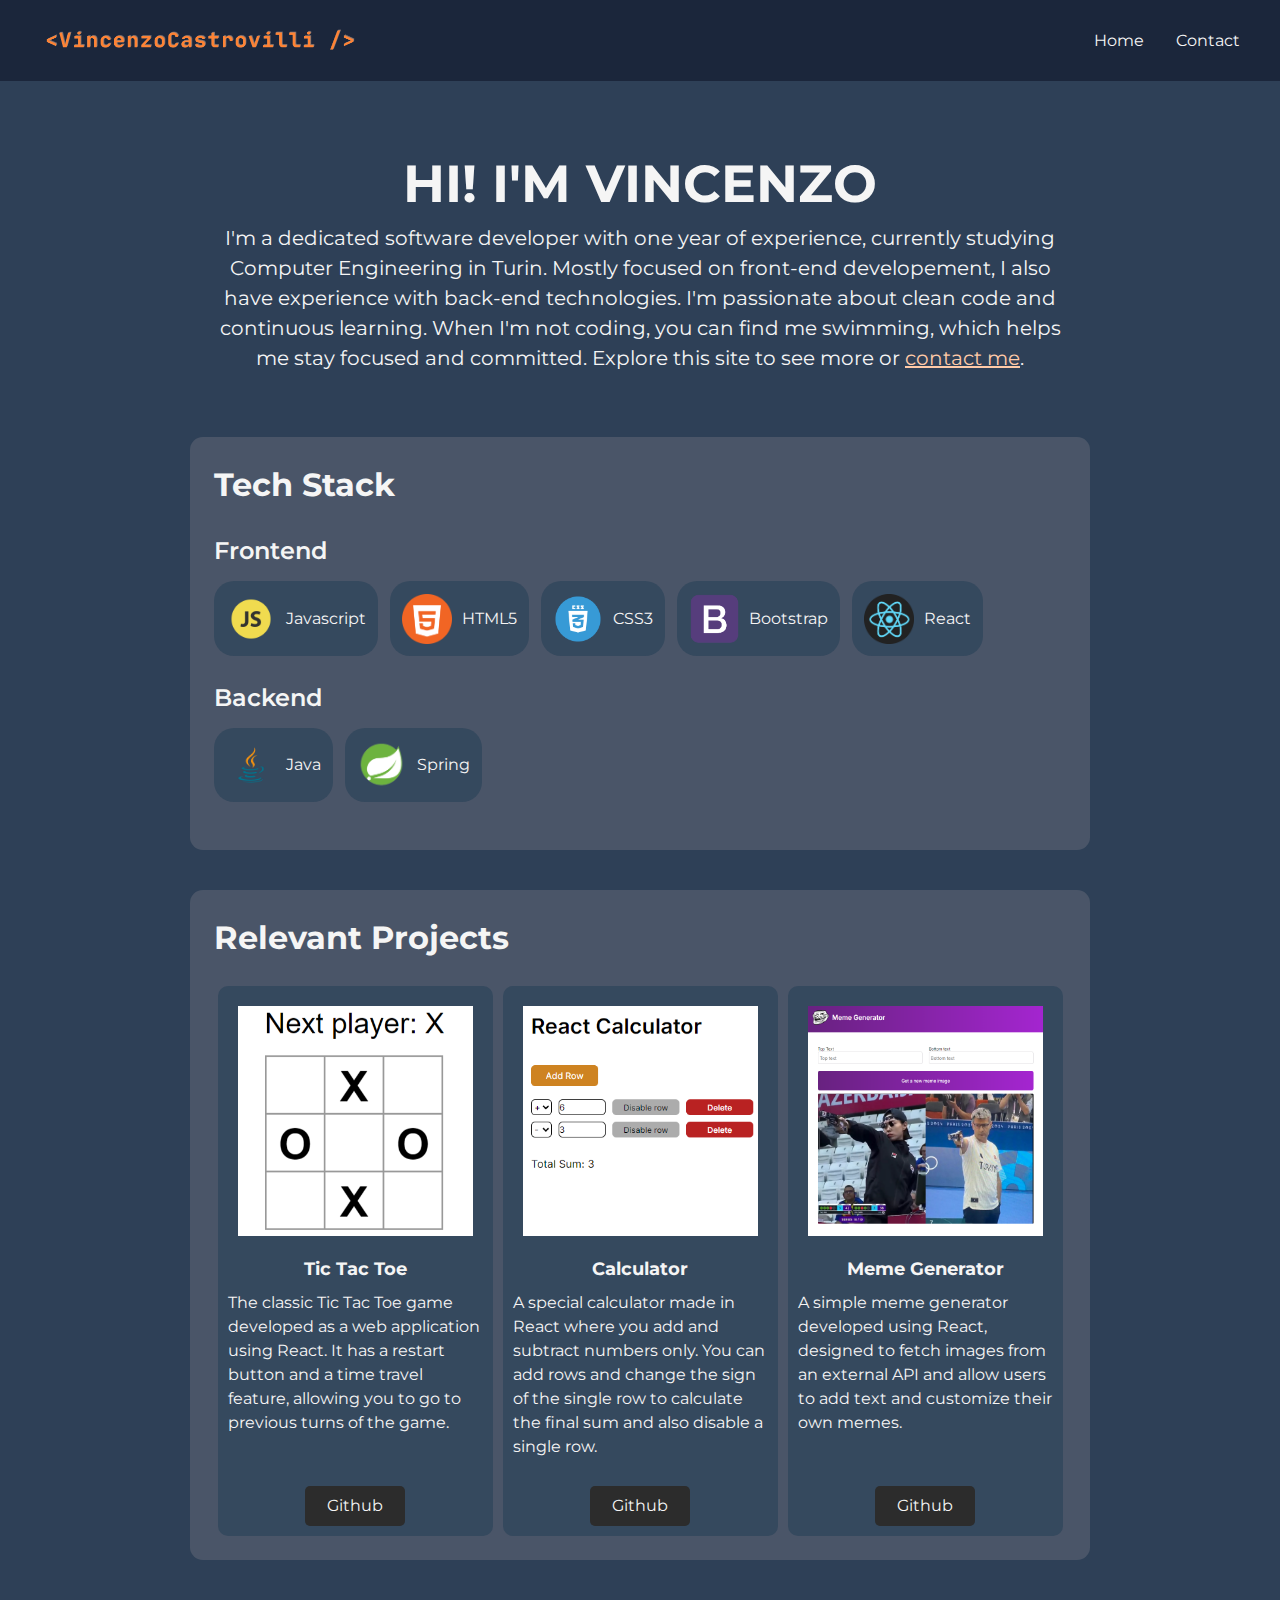
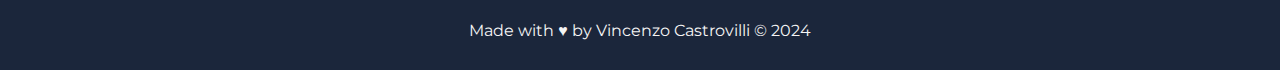
<file: index.html>
<!DOCTYPE html>
<html lang="en">
  <head>
    <meta charset="UTF-8" />
    <meta name="viewport" content="width=device-width, initial-scale=1.0" />
    <!-- HTML Meta Tags -->
    <title>Vincenzo Castrovilli</title>
    <meta
      name="description"
      content="My personal portfolio showcasing my projects and my skills"
    />
    <!-- Open Graph Meta Tags -->
    <meta
      property="og:url"
      content="https://vincenzocastrovilli.github.io/personal-portfolio/"
    />
    <meta property="og:type" content="website" />
    <meta property="og:title" content="Vincenzo Castrovilli" />
    <meta
      property="og:description"
      content="My personal portfolio showcasing my projects and my skills"
    />
    <meta
      property="og:image"
      content="https://vincenzocastrovilli.github.io/personal-portfolio/assets/images/og-image.png"
    />

    <!-- Twitter Meta Tags -->
    <meta name="twitter:card" content="summary_large_image" />
    <meta property="twitter:domain" content="vincenzocastrovilli.github.io" />
    <meta
      property="twitter:url"
      content="https://vincenzocastrovilli.github.io/personal-portfolio/"
    />
    <meta name="twitter:title" content="Vincenzo Castrovilli" />
    <meta
      name="twitter:description"
      content="My personal portfolio showcasing my projects and my skills"
    />
    <meta
      name="twitter:image"
      content="https://vincenzocastrovilli.github.io/personal-portfolio/assets/images/og-image.png"
    />
    <!--Structured data-->
    <script type="application/ld+json">
      {
        "@context": "https://schema.org",
        "@type": "Person",
        "name": "Vincenzo Castrovilli",
        "url": "https://vincenzocastrovilli.github.io/personal-portfolio/",
        "jobTitle": "Software Developer",
        "description": "Dedicated software developer with one year of experience, focused on front-end development with experience in back-end technologies.",
        "image": "https://vincenzocastrovilli.github.io/personal-portfolio/assets/images/og-image.png",
        "sameAs": ["https://github.com/VincenzoCastrovilli"]
      }
    </script>
    <link rel="stylesheet" href="assets/css/styles.css" />
    <link rel="preconnect" href="https://fonts.googleapis.com" />
    <link rel="preconnect" href="https://fonts.gstatic.com" crossorigin />
    <link
      href="https://fonts.googleapis.com/css2?family=Montserrat:ital,wght@0,100..900;1,100..900&family=UnifrakturMaguntia&display=swap"
      rel="stylesheet"
    />
    <link
      rel="shortcut icon"
      href="assets/images/favicon.ico"
      type="image/x-icon"
    />
    <link
      rel="stylesheet"
      href="https://cdnjs.cloudflare.com/ajax/libs/font-awesome/6.6.0/css/all.min.css"
      integrity="sha512-Kc323vGBEqzTmouAECnVceyQqyqdsSiqLQISBL29aUW4U/M7pSPA/gEUZQqv1cwx4OnYxTxve5UMg5GT6L4JJg=="
      crossorigin="anonymous"
      referrerpolicy="no-referrer"
    />
  </head>
  <body>
    <header class="header">
      <div class="header-container">
        <div class="logo">
          <a href="index.html"
            ><img
              src="assets/images/logo.png"
              alt="Logo"
              class="logo-img"
              loading="lazy"
          /></a>
        </div>

        <nav>
          <ul class="nav-links">
            <li><a href="#">Home</a></li>
            <li><a href="contact.html">Contact</a></li>
          </ul>
        </nav>
      </div>
    </header>

    <div class="main-container">
      <section class="bio-container">
        <h1 class="bio-title">HI! I'M VINCENZO</h1>
        <div class="bio-desc">
          I'm a dedicated software developer with one year of experience,
          currently studying Computer Engineering in Turin. Mostly focused on
          front-end developement, I also have experience with back-end
          technologies. I'm passionate about clean code and continuous learning.
          When I'm not coding, you can find me swimming, which helps me stay
          focused and committed. Explore this site to see more or
          <a href="contact.html" style="text-decoration: underline"
            >contact me</a
          >.
        </div>
      </section>

      <section class="stack-container">
        <h2 class="stack-header">Tech Stack</h2>
        <div class="stack">
          <h3 class="stack-title">Frontend</h3>
          <div class="tech-container">
            <div class="tech">
              <img
                src="assets/images/javascript-logo.png"
                alt="JavaScript logo"
                class="tech-logo"
                loading="lazy"
              />
              <span>Javascript</span>
            </div>
            <div class="tech">
              <img
                src="assets/images/html5-logo.png"
                alt="HTML logo"
                class="tech-logo"
                loading="lazy"
              />
              <span>HTML5</span>
            </div>
            <div class="tech">
              <img
                src="assets/images/css3-logo.png"
                alt="CSS logo"
                class="tech-logo"
                loading="lazy"
              />
              <span>CSS3</span>
            </div>
            <div class="tech">
              <img
                src="assets/images/bootstrap-logo.png"
                alt=""
                class="tech-logo"
                loading="lazy"
              />
              <span>Bootstrap</span>
            </div>
            <div class="tech">
              <img
                src="assets/images/react-logo.png"
                alt="Bootstrap logo"
                class="tech-logo"
                loading="lazy"
              />
              <span>React</span>
            </div>
          </div>
        </div>

        <div class="stack">
          <h3 class="stack-title">Backend</h3>
          <div class="tech-container">
            <div class="tech">
              <img
                src="assets/images/java-logo.png"
                alt="Java logo"
                class="tech-logo"
                loading="lazy"
              />
              <span>Java</span>
            </div>
            <div class="tech">
              <img
                src="assets/images/spring-logo.png"
                alt="Spring logo"
                class="tech-logo"
                loading="lazy"
              />
              <span>Spring</span>
            </div>
          </div>
        </div>
      </section>

      <section class="project-container">
        <h2 class="section-title">Relevant Projects</h2>
        <div class="project-list">
          <div class="project">
            <img
              src="assets/images/tic-tac-toe.png"
              alt="Tic tac toe project image"
              class="project-img"
              loading="lazy"
            />
            <div class="project-title">Tic Tac Toe</div>
            <div class="project-desc">
              The classic Tic Tac Toe game developed as a web application using
              React. It has a restart button and a time travel feature, allowing
              you to go to previous turns of the game.
            </div>
            <div class="buttons">
              <a
                href="https://github.com/VincenzoCastrovilli/tic-tac-toe-react"
                target="_blank"
                class="project-btn"
              >
                Github
              </a>
            </div>
          </div>
          <div class="project">
            <img
              src="assets/images/calculator.png"
              alt="React calculator project image"
              class="project-img"
              loading="lazy"
            />
            <div class="project-title">Calculator</div>
            <div class="project-desc">
              A special calculator made in React where you add and subtract
              numbers only. You can add rows and change the sign of the single
              row to calculate the final sum and also disable a single row.
            </div>
            <div class="buttons">
              <a
                href="https://github.com/VincenzoCastrovilli/react-calculator-adder"
                target="_blank"
                class="project-btn"
              >
                Github
              </a>
            </div>
          </div>
          <div class="project">
            <img
              src="assets/images/meme-generator.png"
              alt="Meme generator project image"
              class="project-img"
              loading="lazy"
            />
            <div class="project-title">Meme Generator</div>
            <div class="project-desc">
              A simple meme generator developed using React, designed to fetch
              images from an external API and allow users to add text and
              customize their own memes.
            </div>
            <div class="buttons">
              <a
                href="https://github.com/VincenzoCastrovilli/meme-generator-react"
                target="_blank"
                class="project-btn"
              >
                Github
              </a>
            </div>
          </div>
        </div>
      </section>
    </div>

    <footer class="footer">
      <p>Made with ♥ by Vincenzo Castrovilli &copy; 2024</p>
      <div class="footer-social">
        <a href="https://github.com/VincenzoCastrovilli" target="_blank"
          ><i
            class="fa-brands fa-github fa-lg"
            style="color: #ffffff"
            title="Github"
          ></i
        ></a>
        <a href="https://www.instagram.com/viinc.enzo/" target="_blank">
          <i
            class="fa-brands fa-instagram fa-lg"
            style="color: #ffffff"
            title="Instagram"
          ></i>
        </a>
        <a
          href="https://www.linkedin.com/in/vincenzo-castrovilli"
          target="_blank"
        >
          <i
            class="fa-brands fa-linkedin-in fa-lg"
            style="color: #ffffff"
            title="Linkedin"
          ></i>
        </a>
      </div>
    </footer>
  </body>
</html>
</file>
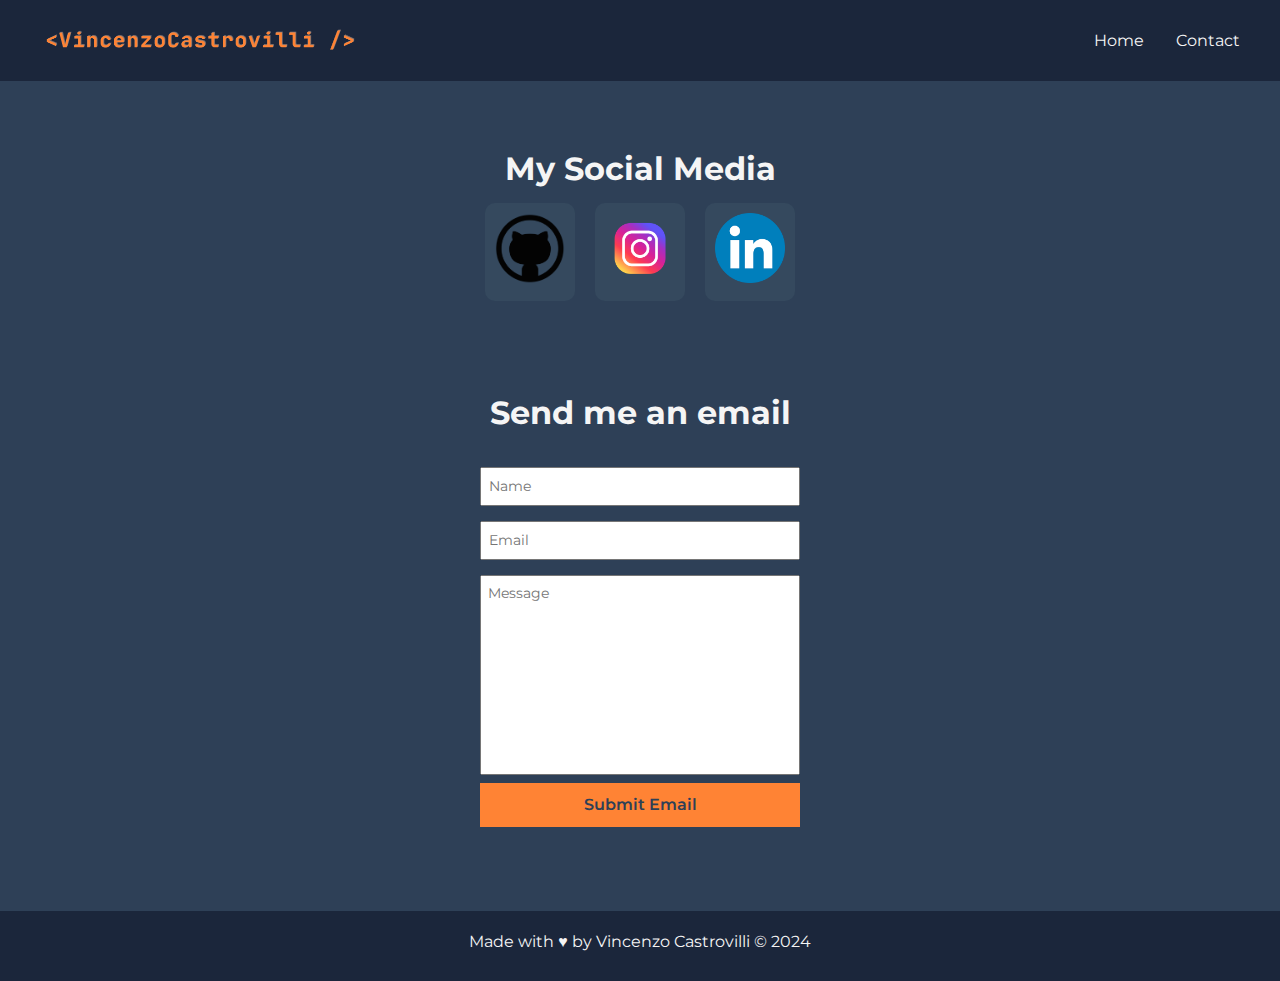
<file: contact.html>
<!DOCTYPE html>
<html lang="en">
  <head>
    <meta charset="UTF-8" />
    <meta name="viewport" content="width=device-width, initial-scale=1.0" />
    <title>Vincenzo Castrovilli</title>
    <link rel="stylesheet" href="assets/css/styles.css" />
    <link rel="preconnect" href="https://fonts.googleapis.com" />
    <link rel="preconnect" href="https://fonts.gstatic.com" crossorigin />
    <link
      href="https://fonts.googleapis.com/css2?family=Montserrat:ital,wght@0,100..900;1,100..900&family=UnifrakturMaguntia&display=swap"
      rel="stylesheet"
    />
    <link
      rel="shortcut icon"
      href="assets/images/favicon.ico"
      type="image/x-icon"
    />
    <link
      rel="stylesheet"
      href="https://cdnjs.cloudflare.com/ajax/libs/font-awesome/6.6.0/css/all.min.css"
      integrity="sha512-Kc323vGBEqzTmouAECnVceyQqyqdsSiqLQISBL29aUW4U/M7pSPA/gEUZQqv1cwx4OnYxTxve5UMg5GT6L4JJg=="
      crossorigin="anonymous"
      referrerpolicy="no-referrer"
    />
  </head>
  <body>
    <header class="header">
      <div class="header-container">
        <div class="logo">
          <a href="index.html"
            ><img src="assets/images/logo.png" alt="Logo" class="logo-img"
          /></a>
        </div>
        <nav>
          <ul class="nav-links">
            <li><a href="index.html">Home</a></li>
            <li><a href="#">Contact</a></li>
          </ul>
        </nav>
      </div>
    </header>

    <div class="main-container">
      <section class="social-container">
        <h1 class="social-title">My Social Media</h1>
        <div class="social-list">
          <div class="social">
            <a href="https://github.com/VincenzoCastrovilli" target="_blank"
              ><img
                src="assets/images/github-logo.png"
                alt="Github logo"
                class="social-img"
            /></a>
          </div>

          <div class="social">
            <a href="https://www.instagram.com/viinc.enzo/" target="_blank"
              ><img
                src="assets/images/instagram-logo.png"
                alt="Instagram logo"
                class="social-img"
            /></a>
          </div>
          <div class="social">
            <a
              href="https://www.linkedin.com/in/vincenzo-castrovilli"
              target="_blank"
              ><img
                src="assets/images/linkedin-logo.png"
                alt="Linkedin logo"
                class="social-img"
            /></a>
          </div>
        </div>
      </section>

      <section class="form-container">
        <h2 class="form-title">Send me an email</h2>
        <form
          action="https://api.web3forms.com/submit"
          method="POST"
          class="form"
        >
          <input
            type="hidden"
            name="access_key"
            value="bb3f95f6-6bd7-461c-aea9-90b5b04b4e41"
          />

          <input type="text" name="name" required placeholder="Name" />
          <input type="email" name="email" required placeholder="Email" />
          <textarea name="message" required placeholder="Message"></textarea>

          <button type="submit" class="submit">Submit Email</button>
        </form>
      </section>
    </div>

    <footer class="footer">
      <p>Made with ♥ by Vincenzo Castrovilli &copy; 2024</p>
      <div class="footer-social">
        <a href="https://github.com/VincenzoCastrovilli" target="_blank"
          ><i
            class="fa-brands fa-github fa-lg"
            style="color: #ffffff"
            title="Github"
          ></i
        ></a>
        <a href="https://www.instagram.com/viinc.enzo/" target="_blank">
          <i
            class="fa-brands fa-instagram fa-lg"
            style="color: #ffffff"
            title="Instagram"
          ></i>
        </a>
        <a
          href="https://www.linkedin.com/in/vincenzo-castrovilli"
          target="_blank"
        >
          <i
            class="fa-brands fa-linkedin-in fa-lg"
            style="color: #ffffff"
            title="Linkedin"
          ></i>
        </a>
      </div>
    </footer>
  </body>
</html>
</file>
<file: assets/css/styles.css>
* {
  margin: 0;
  padding: 0;
  box-sizing: border-box;
  font-family: "Montserrat", sans-serif;
  line-height: 1.5;
}

body {
  overscroll-behavior: none;
}

.header {
  display: flex;
  justify-content: center;
  padding: 24px;
  position: sticky;
  top: 0;
  z-index: 1;
  width: 100%;
  background-color: #1b263b;
}

.header-container {
  width: 1200px;
  display: flex;
  justify-content: space-between;
  align-items: center;
}

.logo > a {
  display: flex;
  align-items: center;
}

.logo-img {
  width: 320px;
}

.nav-links {
  display: flex;
  justify-content: space-around;
}

.nav-links > li {
  list-style-type: none;
}

.nav-links > li:last-of-type {
  margin-left: 32px;
}

.nav-links > li > a {
  text-decoration: none;
  color: #f5f5f5;
}

.nav-links > li > a:visited {
  color: #f5f5f5;
}

.nav-links > li > a:hover {
  color: #ff8334;
  border-bottom: 1px solid #ff8334;
  transition: all 0.5s ease;
}

.main-container {
  display: flex;
  flex-direction: column;
  align-items: center;
  justify-content: center;
  width: 100%;
  gap: 40px;
  padding: 40px 0;
  background-color: #2e4057;
}

.bio-container,
.stack-container,
.project-container {
  display: flex;
  flex-direction: column;
  width: 900px;
  background-color: #4a5568;
  color: #f5f5f5;
  padding: 24px;
}

.bio-container {
  align-items: center;
  background-color: #2e4057;
}

.bio-title {
  font-size: 52px;
  text-align: center;
}

.bio-desc {
  text-align: center;
  font-size: 20px;
}

.bio-desc > a {
  color: #ffcaa8;
  text-decoration: none;
}

.stack-container,
.project-container {
  border-radius: 0.8rem;
}

.stack-header {
  display: flex;
  justify-content: flex-start;
  font-size: 32px;
  margin-bottom: 24px;
}

.stack {
  display: flex;
  flex-direction: column;
}

.stack-title {
  font-weight: 600;
  font-size: 24px;
  margin-bottom: 12px;
}

.tech-container {
  display: flex;
  flex-wrap: wrap;
  gap: 12px;
  margin-bottom: 24px;
}

.tech {
  display: flex;
  gap: 10px;
  align-items: center;
  background-color: #35495e;
  padding: 12px;
  border-radius: 20px;
  transition: all 0.4s ease;
}

.tech:hover {
  transform: scale(1.05);
  transition: all 0.4s ease;
}

.tech-logo {
  width: 50px;
}

.section-title {
  display: flex;
  justify-content: flex-start;
  font-size: 32px;
  margin-bottom: 24px;
}

.project-list {
  display: flex;
  flex-wrap: wrap;
  justify-content: center;
  gap: 10px;
}

.project {
  display: flex;
  flex-direction: column;
  width: 275px;
  overflow-wrap: break-word;
  background-color: #35495e;
  padding: 10px;
  border-radius: 10px;
  min-height: 550px;
}

.project-img {
  padding: 10px;
  margin-bottom: 10px;
  height: 250px;
}

.project-title {
  text-align: center;
  font-size: 18px;
  font-weight: 700;
  margin-bottom: 8px;
}

.buttons {
  display: flex;
  justify-content: center;
  margin-top: auto;
}

.project-btn {
  margin-top: 10px;
  padding: 8px 16px;
  color: #f5f5f5;
  background-color: #2c2c2c;
  border: none;
  border-radius: 5px;
  font-size: 16px;
  width: 100px;
  cursor: pointer;
  text-decoration: none;
  text-align: center;
}

.project-btn:hover {
  transform: scale(1.03);
  transition: all 0.1s ease;
}

.footer {
  height: 70px;
  width: 100%;
  display: flex;
  justify-content: center;
  align-items: center;
  text-align: center;
  gap: 8px;
  flex-direction: column;
  background-color: #1b263b;
  color: #f5f5f5;
}

.footer-social {
  display: flex;
  gap: 20px;
  justify-content: center;
  align-items: center;
}

/* contact.html */

.social-container {
  display: flex;
  flex-direction: column;
  width: 900px;
  padding: 24px;
  color: #f5f5f5;
  align-items: center;
}

.social-title,
.form-title {
  font-size: 32px;
  margin-bottom: 10px;
}

.social-list {
  display: flex;
  flex-wrap: wrap;
  gap: 20px;
}

.social {
  background-color: #35495e;
  padding: 10px;
  border-radius: 10px;
}

.social-img {
  width: 70px;
}

.form-container {
  display: flex;
  flex-direction: column;
  width: 900px;
  gap: 20px;
  padding: 24px;
  color: #f5f5f5;
  margin-bottom: 20px;
  align-items: center;
}

.form {
  display: flex;
  flex-direction: column;
  min-width: 320px;
}

input {
  padding: 7px;
  width: 100%;
  margin-bottom: 15px;
  font-size: 14px;
}

input:focus,
textarea:focus {
  outline: 1px solid #ff8334;
}

textarea {
  font-size: 14px;
  min-height: 200px;
  max-width: 100%;
  resize: none;
  padding: 7px;
}

.submit {
  width: 100%;
  font-size: 16px;
  padding: 10px 40px;
  cursor: pointer;
  margin-top: 8px;
  color: #2e4057;
  background-color: #ff8334;
  border: none;
  font-weight: 600;
}

@media (max-width: 1024px) {
  .bio-container,
  .stack-container,
  .project-container,
  .social-container,
  .form-container {
    width: 95%;
  }

  .logo-img {
    width: 180px;
  }

  .form {
    min-width: 240px;
  }
}
</file>
